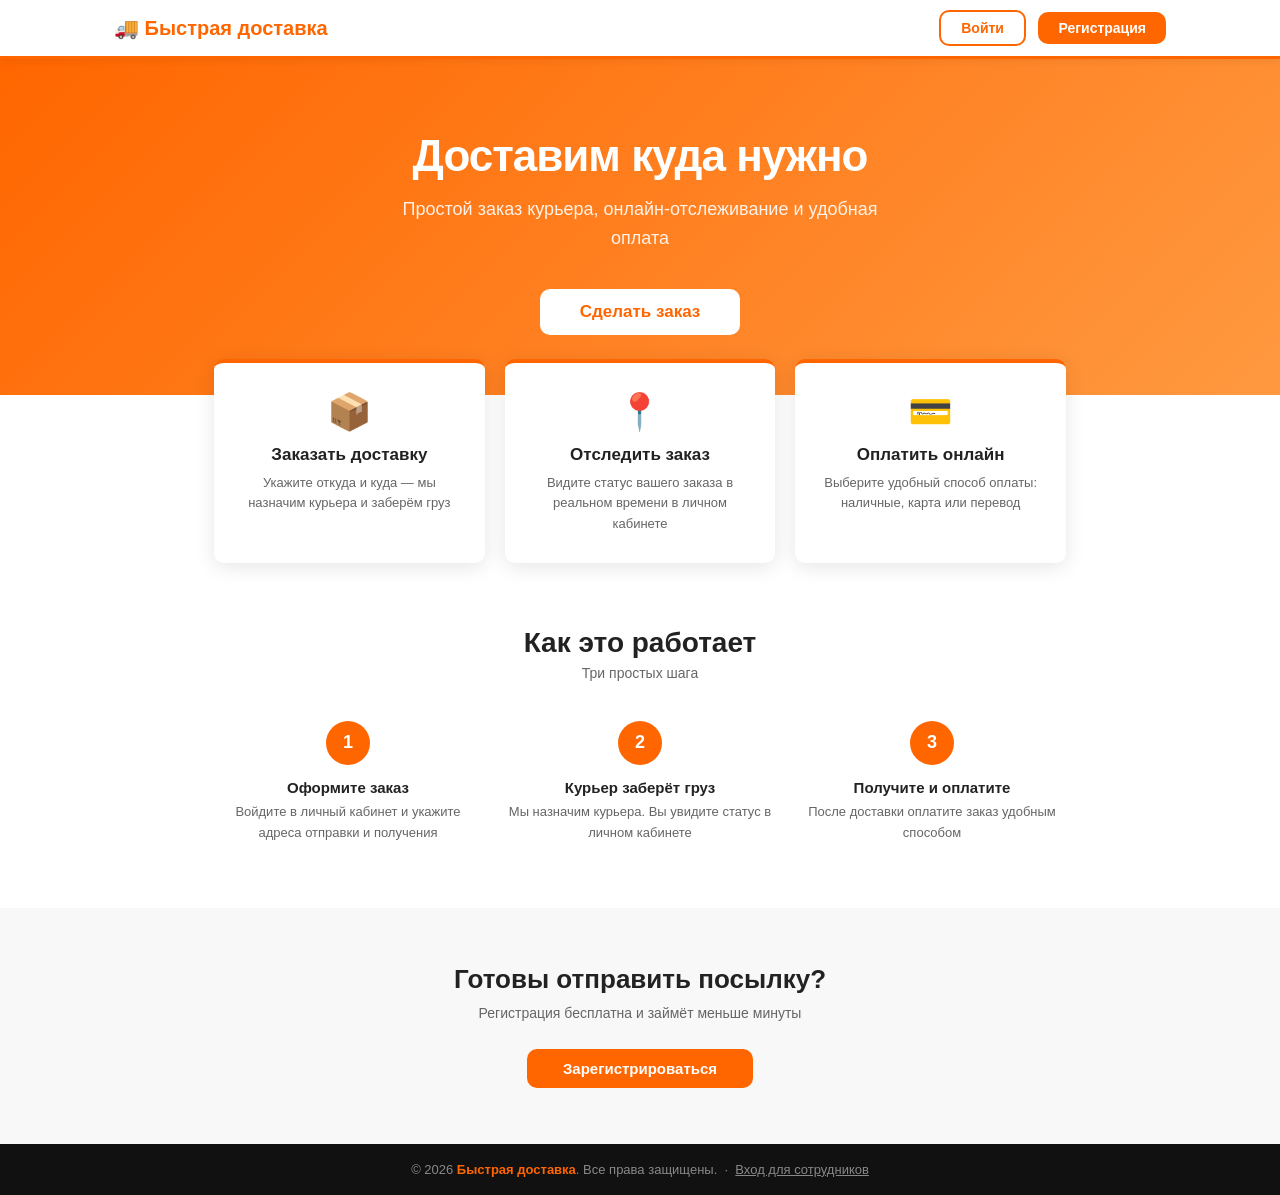
<file: Frontend/index.html>
<!DOCTYPE html>
<html lang="ru">
<head>
  <meta charset="UTF-8">
  <meta http-equiv="refresh" content="0; url=client/index.html">
  <title>Быстрая доставка</title>
</head>
<body>
  <script>window.location.replace('client/index.html');</script>
</body>
</html>
</file>
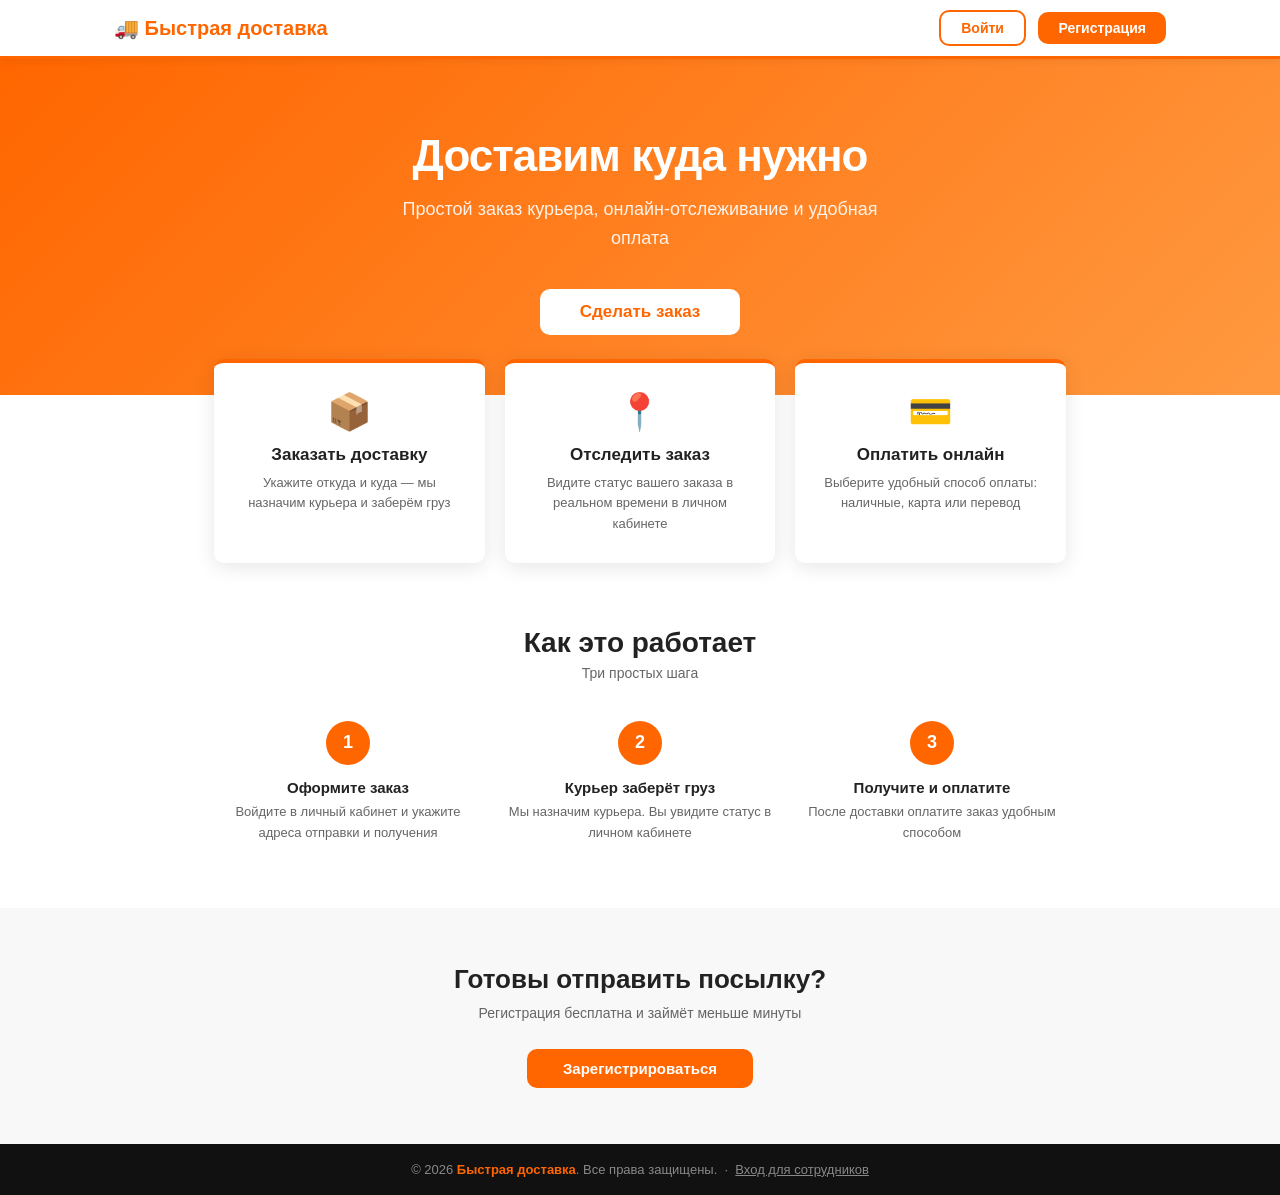
<file: Frontend/client/index.html>
<!DOCTYPE html>
<html lang="ru">
<head>
  <meta charset="UTF-8">
  <meta name="viewport" content="width=device-width, initial-scale=1.0">
  <title>Быстрая доставка — Курьерская служба</title>
  <style>
    :root { --orange:#FF6600; --orange-dark:#CC5200; --bg:#F8F8F8; --white:#fff; --text:#222; --muted:#666; --radius:10px; }
    * { box-sizing:border-box; margin:0; padding:0; }
    body { font-family:'Segoe UI',Arial,sans-serif; color:var(--text); background:var(--white); }

    /* HEADER */
    header { background:var(--white); border-bottom:3px solid var(--orange); position:sticky; top:0; z-index:100; box-shadow:0 2px 8px rgba(0,0,0,0.06); }
    .hdr { max-width:1100px; margin:0 auto; padding:0 24px; height:56px; display:flex; align-items:center; gap:16px; }
    .logo { font-size:20px; font-weight:800; color:var(--orange); text-decoration:none; flex:1; }
    .btn { display:inline-block; padding:8px 20px; border-radius:var(--radius); font-size:14px; font-weight:600; cursor:pointer; border:none; text-decoration:none; transition:background 0.15s; }
    .btn-primary { background:var(--orange); color:#fff; }
    .btn-primary:hover { background:var(--orange-dark); }
    .btn-outline { background:transparent; color:var(--orange); border:2px solid var(--orange); }
    .btn-outline:hover { background:#FFF3EE; }

    /* HERO */
    .hero { background:linear-gradient(135deg,#FF6600,#FF9940); color:#fff; text-align:center; padding:72px 24px 60px; }
    .hero h1 { font-size:44px; font-weight:800; letter-spacing:-1px; margin-bottom:14px; }
    .hero p { font-size:18px; opacity:.9; max-width:480px; margin:0 auto 36px; line-height:1.6; }
    .hero-btn { display:inline-block; background:#fff; color:var(--orange); font-size:17px; font-weight:700; padding:13px 40px; border-radius:var(--radius); text-decoration:none; transition:background .15s; }
    .hero-btn:hover { background:#f0f0f0; }

    /* FEATURES */
    .features { max-width:900px; margin:-36px auto 0; padding:0 24px; position:relative; z-index:2; }
    .feat-grid { display:grid; grid-template-columns:repeat(3,1fr); gap:20px; }
    .feat-card { background:var(--white); border-radius:var(--radius); box-shadow:0 4px 20px rgba(0,0,0,0.1); padding:28px 22px; text-align:center; border-top:4px solid var(--orange); }
    .feat-icon { font-size:36px; margin-bottom:12px; }
    .feat-card h3 { font-size:17px; font-weight:700; margin-bottom:8px; }
    .feat-card p { font-size:13px; color:var(--muted); line-height:1.6; }

    /* HOW */
    .section { max-width:900px; margin:0 auto; padding:64px 24px; }
    .sec-title { font-size:28px; font-weight:700; text-align:center; margin-bottom:6px; }
    .sec-sub { text-align:center; color:var(--muted); font-size:14px; margin-bottom:40px; }
    .steps { display:grid; grid-template-columns:repeat(3,1fr); gap:24px; }
    .step { text-align:center; }
    .step-num { display:inline-flex; align-items:center; justify-content:center; width:44px; height:44px; background:var(--orange); color:#fff; border-radius:50%; font-size:18px; font-weight:800; margin-bottom:14px; }
    .step h3 { font-size:15px; font-weight:700; margin-bottom:6px; }
    .step p { font-size:13px; color:var(--muted); line-height:1.6; }
    .step-arrow { display:flex; align-items:center; justify-content:center; padding-top:22px; font-size:24px; color:#ccc; }

    /* CTA */
    .cta { background:var(--bg); text-align:center; padding:56px 24px; }
    .cta h2 { font-size:26px; font-weight:700; margin-bottom:10px; }
    .cta p { color:var(--muted); font-size:14px; margin-bottom:28px; }

    /* FOOTER */
    footer { background:#111; color:#888; text-align:center; padding:18px; font-size:13px; }
    footer b { color:var(--orange); }

    @media(max-width:640px) {
      .feat-grid,.steps { grid-template-columns:1fr; }
      .hero h1 { font-size:30px; }
      .step-arrow { display:none; }
    }
  </style>
</head>
<body>

<header>
  <div class="hdr">
    <a href="index.html" class="logo">🚚 Быстрая доставка</a>
    <div id="nav-btns">
      <a href="login.html" class="btn btn-outline" style="margin-right:8px">Войти</a>
      <a href="register.html" class="btn btn-primary">Регистрация</a>
    </div>
  </div>
</header>

<div class="hero">
  <h1>Доставим куда нужно</h1>
  <p>Простой заказ курьера, онлайн-отслеживание и удобная оплата</p>
  <a href="#" class="hero-btn" id="main-cta">Сделать заказ</a>
</div>

<div class="features">
  <div class="feat-grid">
    <div class="feat-card">
      <div class="feat-icon">📦</div>
      <h3>Заказать доставку</h3>
      <p>Укажите откуда и куда — мы назначим курьера и заберём груз</p>
    </div>
    <div class="feat-card">
      <div class="feat-icon">📍</div>
      <h3>Отследить заказ</h3>
      <p>Видите статус вашего заказа в реальном времени в личном кабинете</p>
    </div>
    <div class="feat-card">
      <div class="feat-icon">💳</div>
      <h3>Оплатить онлайн</h3>
      <p>Выберите удобный способ оплаты: наличные, карта или перевод</p>
    </div>
  </div>
</div>

<div class="section">
  <div class="sec-title">Как это работает</div>
  <div class="sec-sub">Три простых шага</div>
  <div class="steps">
    <div class="step">
      <div class="step-num">1</div>
      <h3>Оформите заказ</h3>
      <p>Войдите в личный кабинет и укажите адреса отправки и получения</p>
    </div>
    <div class="step">
      <div class="step-num">2</div>
      <h3>Курьер заберёт груз</h3>
      <p>Мы назначим курьера. Вы увидите статус в личном кабинете</p>
    </div>
    <div class="step">
      <div class="step-num">3</div>
      <h3>Получите и оплатите</h3>
      <p>После доставки оплатите заказ удобным способом</p>
    </div>
  </div>
</div>

<div class="cta">
  <h2>Готовы отправить посылку?</h2>
  <p>Регистрация бесплатна и займёт меньше минуты</p>
  <a href="#" class="btn btn-primary" id="cta-bottom" style="font-size:15px;padding:11px 36px">Начать</a>
</div>

<footer>
  © 2026 <b>Быстрая доставка</b>. Все права защищены.
  &nbsp;·&nbsp;
  <a href="../login.html" style="color:#888;text-decoration:underline">Вход для сотрудников</a>
</footer>

<script>
  const logged = !!localStorage.getItem('client_token');

  if (logged) {
    document.getElementById('nav-btns').innerHTML =
      '<a href="dashboard.html" class="btn btn-primary">Мой кабинет</a>';
  }

  document.getElementById('main-cta').href  = logged ? 'dashboard.html' : 'login.html';
  document.getElementById('cta-bottom').href = logged ? 'dashboard.html' : 'register.html';
  document.getElementById('cta-bottom').textContent = logged ? 'Перейти в кабинет' : 'Зарегистрироваться';
</script>

</body>
</html>
</file>
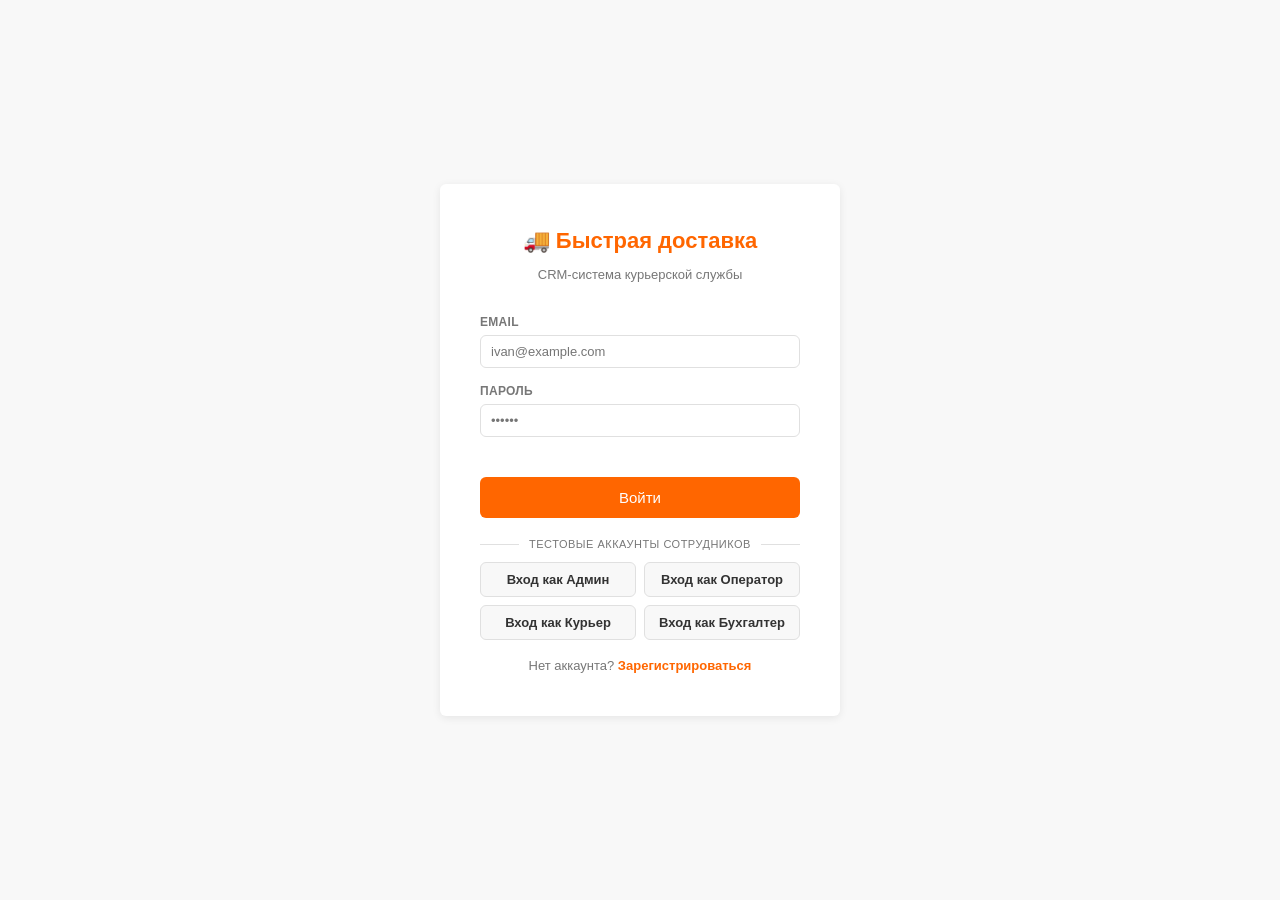
<file: Frontend/login.html>
<!DOCTYPE html>
<html lang="ru">
<head>
  <meta charset="UTF-8">
  <meta name="viewport" content="width=device-width, initial-scale=1.0">
  <title>Вход — Быстрая доставка</title>
  <link rel="stylesheet" href="css/style.css">
  <style>
    body { display: flex; align-items: center; justify-content: center; min-height: 100vh; background: var(--bg); }
    .auth-box { background: var(--white); border-radius: var(--radius); box-shadow: var(--shadow); padding: 40px; width: 100%; max-width: 400px; }
    .auth-logo { text-align: center; font-size: 22px; font-weight: 700; color: var(--orange); margin-bottom: 8px; }
    .auth-subtitle { text-align: center; color: var(--text-muted); font-size: 13px; margin-bottom: 28px; }
    .auth-box .form-group { margin-bottom: 14px; }
    .auth-box .form-group input { width: 100%; }
    .auth-btn { width: 100%; padding: 10px; font-size: 15px; margin-top: 6px; }
    .auth-link { text-align: center; margin-top: 16px; font-size: 13px; color: var(--text-muted); }
    .auth-link a { color: var(--orange); text-decoration: none; font-weight: 600; }
    .auth-link a:hover { text-decoration: underline; }
    .error-msg { color: #D32F2F; font-size: 13px; margin-top: 10px; text-align: center; min-height: 20px; }
    .test-divider { display: flex; align-items: center; gap: 10px; margin: 18px 0 10px; color: var(--text-muted); font-size: 11px; text-transform: uppercase; letter-spacing: 0.5px; }
    .test-divider::before, .test-divider::after { content: ''; flex: 1; height: 1px; background: var(--border); }
    .test-grid { display: grid; grid-template-columns: 1fr 1fr; gap: 8px; }
    .test-grid-4 { display: grid; grid-template-columns: 1fr 1fr; gap: 8px; }
    .test-btn { padding: 9px; font-size: 13px; font-weight: 600; border: 1px solid var(--border); background: var(--bg); color: var(--text); border-radius: var(--radius); cursor: pointer; transition: all 0.15s; }
    .test-btn:hover { background: #FFF3EE; border-color: var(--orange); color: var(--orange); }
  </style>
</head>
<body>

<div class="auth-box">
  <div class="auth-logo">🚚 Быстрая доставка</div>
  <div class="auth-subtitle">CRM-система курьерской службы</div>

  <div class="form-group">
    <label>Email</label>
    <input type="email" id="email" placeholder="ivan@example.com" autocomplete="email">
  </div>
  <div class="form-group">
    <label>Пароль</label>
    <input type="password" id="password" placeholder="••••••" autocomplete="current-password">
  </div>

  <div class="error-msg" id="error-msg"></div>

  <button class="btn btn-primary auth-btn" onclick="login()" id="btn-login">Войти</button>

  <div class="test-divider">Тестовые аккаунты сотрудников</div>
  <div class="test-grid-4">
    <button class="test-btn" onclick="quickLogin('test.admin@delivery.local',      'Test1234')">Вход как Админ</button>
    <button class="test-btn" onclick="quickLogin('test.operator@delivery.local',   'Test1234')">Вход как Оператор</button>
    <button class="test-btn" onclick="quickLogin('test.courier@delivery.local',    'Test1234')">Вход как Курьер</button>
    <button class="test-btn" onclick="quickLogin('test.accountant@delivery.local', 'Test1234')">Вход как Бухгалтер</button>
  </div>

  <div class="auth-link">
    Нет аккаунта? <a href="register.html">Зарегистрироваться</a>
  </div>
</div>

<script>
// Если в storage остался неподходящий токен (клиент или устаревшая роль) — чистим.
const STAFF_ROLES_OK = ['Admin', 'Operator', 'Courier', 'Accountant'];
const storedRole = localStorage.getItem('role');
if (storedRole && !STAFF_ROLES_OK.includes(storedRole)) {
  localStorage.removeItem('token');
  localStorage.removeItem('userId');
  localStorage.removeItem('firstName');
  localStorage.removeItem('lastName');
  localStorage.removeItem('role');
}
if (localStorage.getItem('token')) {
  window.location.href = 'dashboard.html';
}

document.addEventListener('keydown', e => {
  if (e.key === 'Enter') login();
});

async function login() {
  const email    = document.getElementById('email').value.trim();
  const password = document.getElementById('password').value;
  const errEl    = document.getElementById('error-msg');
  const btn      = document.getElementById('btn-login');

  errEl.textContent = '';

  if (!email || !password) {
    errEl.textContent = 'Введите email и пароль';
    return;
  }

  btn.disabled = true;
  btn.textContent = 'Вход...';

  try {
    const r = await fetch('http://localhost:5206/api/auth/login', {
      method: 'POST',
      headers: { 'Content-Type': 'application/json' },
      body: JSON.stringify({ email, password }),
    });

    if (!r.ok) {
      const msg = await r.text();
      errEl.textContent = msg || 'Неверный email или пароль';
      return;
    }

    const data = await r.json();

    if (data.role === 'Client') {
      errEl.textContent = 'Это клиентский аккаунт. Используйте клиентский сайт.';
      return;
    }

    localStorage.setItem('token',     data.token);
    localStorage.setItem('userId',    data.id);
    localStorage.setItem('firstName', data.firstName);
    localStorage.setItem('lastName',  data.lastName);
    localStorage.setItem('email',     data.email);
    localStorage.setItem('role',      data.role);

    window.location.href = 'dashboard.html';
  } catch (e) {
    errEl.textContent = 'Не удалось подключиться к серверу';
  } finally {
    btn.disabled = false;
    btn.textContent = 'Войти';
  }
}

async function quickLogin(email, password) {
  const errEl = document.getElementById('error-msg');
  errEl.textContent = '';
  try {
    const r = await fetch('http://localhost:5206/api/auth/login', {
      method: 'POST',
      headers: { 'Content-Type': 'application/json' },
      body: JSON.stringify({ email, password }),
    });
    if (!r.ok) {
      errEl.textContent = 'Тестовый аккаунт не найден. Перезапустите бэкенд.';
      return;
    }
    const data = await r.json();
    localStorage.setItem('token',     data.token);
    localStorage.setItem('userId',    data.id);
    localStorage.setItem('firstName', data.firstName);
    localStorage.setItem('lastName',  data.lastName);
    localStorage.setItem('email',     data.email);
    localStorage.setItem('role',      data.role);
    window.location.href = 'dashboard.html';
  } catch {
    errEl.textContent = 'Не удалось подключиться к серверу';
  }
}
</script>

</body>
</html>
</file>
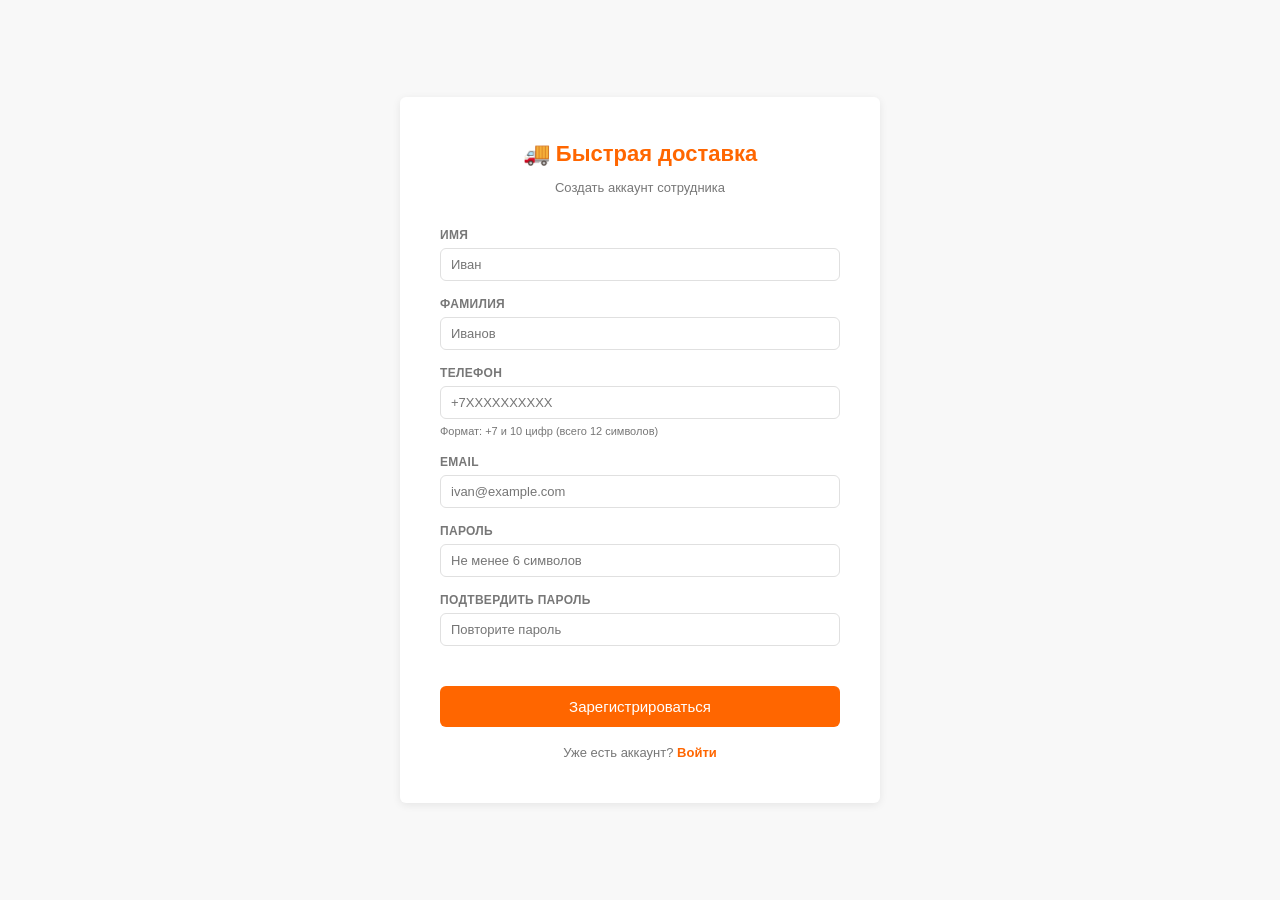
<file: Frontend/register.html>
<!DOCTYPE html>
<html lang="ru">
<head>
  <meta charset="UTF-8">
  <meta name="viewport" content="width=device-width, initial-scale=1.0">
  <title>Регистрация — Быстрая доставка</title>
  <link rel="stylesheet" href="css/style.css">
  <style>
    body { display: flex; align-items: center; justify-content: center; min-height: 100vh; background: var(--bg); padding: 24px; }
    .auth-box { background: var(--white); border-radius: var(--radius); box-shadow: var(--shadow); padding: 40px; width: 100%; max-width: 480px; }
    .auth-logo { text-align: center; font-size: 22px; font-weight: 700; color: var(--orange); margin-bottom: 8px; }
    .auth-subtitle { text-align: center; color: var(--text-muted); font-size: 13px; margin-bottom: 28px; }
    .auth-box .form-group { margin-bottom: 14px; }
    .auth-box .form-group input { width: 100%; }
    .auth-btn { width: 100%; padding: 10px; font-size: 15px; margin-top: 6px; }
    .auth-link { text-align: center; margin-top: 16px; font-size: 13px; color: var(--text-muted); }
    .auth-link a { color: var(--orange); text-decoration: none; font-weight: 600; }
    .auth-link a:hover { text-decoration: underline; }
    .error-msg { color: #D32F2F; font-size: 13px; margin-top: 10px; text-align: center; min-height: 20px; }
  </style>
</head>
<body>

<div class="auth-box">
  <div class="auth-logo">🚚 Быстрая доставка</div>
  <div class="auth-subtitle">Создать аккаунт сотрудника</div>

  <div class="form-group">
    <label>Имя</label>
    <input type="text" id="firstName" placeholder="Иван" autocomplete="given-name">
  </div>
  <div class="form-group">
    <label>Фамилия</label>
    <input type="text" id="lastName" placeholder="Иванов" autocomplete="family-name">
  </div>
  <div class="form-group">
    <label>Телефон</label>
    <input type="tel" id="phone" placeholder="+7XXXXXXXXXX" maxlength="12" pattern="^\+7\d{10}$" autocomplete="tel">
    <small style="color:var(--text-muted);font-size:11px">Формат: +7 и 10 цифр (всего 12 символов)</small>
  </div>
  <div class="form-group">
    <label>Email</label>
    <input type="email" id="email" placeholder="ivan@example.com" autocomplete="email">
  </div>
  <div class="form-group">
    <label>Пароль</label>
    <input type="password" id="password" placeholder="Не менее 6 символов" autocomplete="new-password">
  </div>
  <div class="form-group">
    <label>Подтвердить пароль</label>
    <input type="password" id="confirmPassword" placeholder="Повторите пароль" autocomplete="new-password">
  </div>

  <div class="error-msg" id="error-msg"></div>

  <button class="btn btn-primary auth-btn" onclick="register()" id="btn-reg">Зарегистрироваться</button>

  <div class="auth-link">
    Уже есть аккаунт? <a href="login.html">Войти</a>
  </div>
</div>

<script>
if (localStorage.getItem('role') === 'Client') {
  localStorage.removeItem('token');
  localStorage.removeItem('userId');
  localStorage.removeItem('firstName');
  localStorage.removeItem('lastName');
  localStorage.removeItem('role');
}
if (localStorage.getItem('token')) {
  window.location.href = 'dashboard.html';
}

async function register() {
  const firstName     = document.getElementById('firstName').value.trim();
  const lastName      = document.getElementById('lastName').value.trim();
  const phone         = document.getElementById('phone').value.trim();
  const email         = document.getElementById('email').value.trim();
  const password      = document.getElementById('password').value;
  const confirmPassword = document.getElementById('confirmPassword').value;
  const errEl         = document.getElementById('error-msg');
  const btn           = document.getElementById('btn-reg');

  errEl.textContent = '';

  if (!firstName || !lastName || !phone || !email || !password || !confirmPassword) {
    errEl.textContent = 'Заполните все поля';
    return;
  }

  if (password !== confirmPassword) {
    errEl.textContent = 'Пароли не совпадают';
    return;
  }

  if (password.length < 6) {
    errEl.textContent = 'Пароль должен содержать не менее 6 символов';
    return;
  }

  if (!/^\+7\d{10}$/.test(phone)) {
    errEl.textContent = 'Телефон должен быть в формате +7XXXXXXXXXX (12 символов)';
    return;
  }

  btn.disabled = true;
  btn.textContent = 'Регистрация...';

  try {
    const r = await fetch('http://localhost:5206/api/auth/register', {
      method: 'POST',
      headers: { 'Content-Type': 'application/json' },
      body: JSON.stringify({ firstName, lastName, phone, email, password, confirmPassword }),
    });

    if (!r.ok) {
      const msg = await r.text();
      errEl.textContent = msg || 'Ошибка регистрации';
      return;
    }

    const data = await r.json();
    localStorage.setItem('token',     data.token);
    localStorage.setItem('userId',    data.id);
    localStorage.setItem('firstName', data.firstName);
    localStorage.setItem('lastName',  data.lastName);
    localStorage.setItem('role',      data.role);

    window.location.href = 'dashboard.html';
  } catch (e) {
    errEl.textContent = 'Не удалось подключиться к серверу';
  } finally {
    btn.disabled = false;
    btn.textContent = 'Зарегистрироваться';
  }
}
</script>

</body>
</html>
</file>
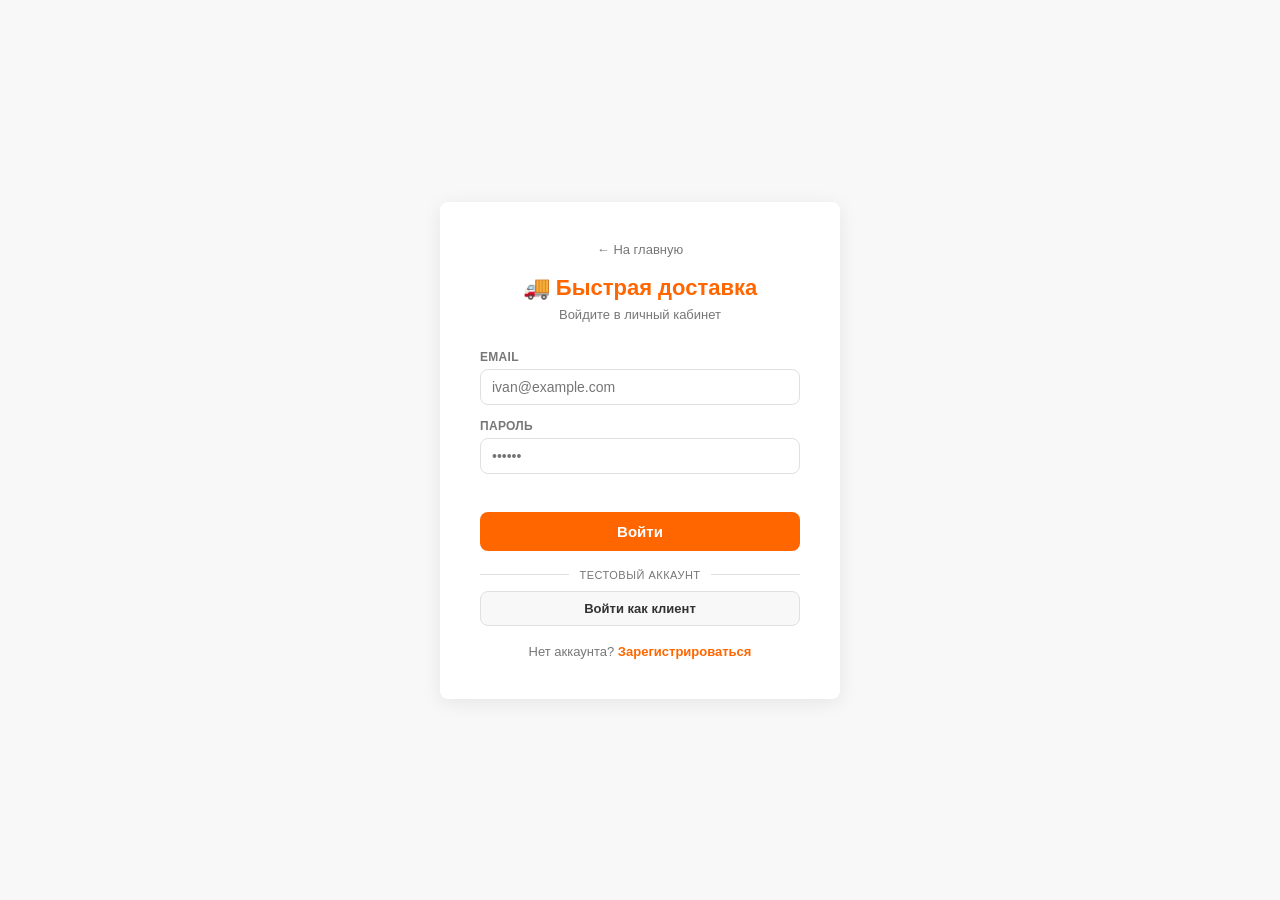
<file: Frontend/client/dashboard.html>
<!DOCTYPE html>
<html lang="ru">
<head>
  <meta charset="UTF-8">
  <meta name="viewport" content="width=device-width, initial-scale=1.0">
  <title>Личный кабинет — Быстрая доставка</title>
  <style>
    :root {
      --orange:#FF6600; --orange-dark:#CC5200; --orange-light:#FFF3EE;
      --bg:#F8F8F8; --white:#fff; --border:#E0E0E0; --muted:#777;
      --text:#333; --radius:8px; --shadow:0 2px 10px rgba(0,0,0,0.07);
    }
    * { box-sizing:border-box; margin:0; padding:0; }
    body { font-family:'Segoe UI',Arial,sans-serif; background:var(--bg); color:var(--text); font-size:14px; }

    header { background:var(--white); border-bottom:3px solid var(--orange); position:sticky; top:0; z-index:100; box-shadow:var(--shadow); }
    .hdr { max-width:960px; margin:0 auto; padding:0 24px; height:56px; display:flex; align-items:center; gap:16px; }
    .logo { font-size:18px; font-weight:800; color:var(--orange); text-decoration:none; flex:1; }
    .user-name { font-size:13px; color:var(--muted); }

    .btn { display:inline-block; padding:7px 16px; border-radius:var(--radius); font-size:13px; font-weight:600; cursor:pointer; border:none; text-decoration:none; transition:background 0.15s; }
    .btn-primary { background:var(--orange); color:#fff; }
    .btn-primary:hover { background:var(--orange-dark); }
    .btn-outline { background:transparent; color:var(--orange); border:2px solid var(--orange); }
    .btn-outline:hover { background:var(--orange-light); }
    .btn-ghost { background:#eee; color:var(--text); }
    .btn-ghost:hover { background:#ddd; }
    .btn-sm { padding:4px 12px; font-size:12px; }
    .btn:disabled { opacity:0.55; cursor:not-allowed; }

    main { max-width:960px; margin:0 auto; padding:28px 24px; }
    .page-title { font-size:22px; font-weight:700; margin-bottom:20px; }

    .card { background:var(--white); border-radius:var(--radius); box-shadow:var(--shadow); padding:22px; margin-bottom:20px; }
    .card-title { font-size:16px; font-weight:700; margin-bottom:16px; }

    .form-grid { display:grid; grid-template-columns:1fr 1fr; gap:12px; margin-bottom:14px; }
    .form-group { display:flex; flex-direction:column; gap:4px; }
    .form-group.full { grid-column:1/-1; }
    label { font-size:11px; font-weight:700; color:var(--muted); text-transform:uppercase; letter-spacing:0.3px; }
    input, textarea, select { padding:8px 10px; border:1px solid var(--border); border-radius:var(--radius); font-size:13px; outline:none; transition:border-color 0.15s; font-family:inherit; width:100%; }
    input:focus, textarea:focus, select:focus { border-color:var(--orange); box-shadow:0 0 0 2px rgba(255,102,0,0.1); }
    textarea { resize:vertical; min-height:60px; }

    .table-wrap { overflow-x:auto; }
    table { width:100%; border-collapse:collapse; font-size:13px; }
    thead th { background:#F5F5F5; padding:9px 12px; text-align:left; font-size:11px; font-weight:700; text-transform:uppercase; letter-spacing:0.4px; color:var(--muted); border-bottom:2px solid var(--border); white-space:nowrap; }
    tbody tr { border-bottom:1px solid var(--border); transition:background 0.1s; }
    tbody tr:hover { background:#FFFAF7; }
    tbody td { padding:10px 12px; vertical-align:middle; }

    .badge { display:inline-block; padding:3px 10px; border-radius:20px; font-size:11px; font-weight:700; white-space:nowrap; }
    .badge-pending   { background:#F5F5F5; color:#757575; }
    .badge-assigned  { background:#E3F2FD; color:#1565C0; }
    .badge-inprogress{ background:#FFF3E0; color:#E65100; }
    .badge-delivered { background:#E8F5E9; color:#2E7D32; }
    .badge-cancelled { background:#FFEBEE; color:#C62828; }
    .badge-paid      { background:#E8F5E9; color:#2E7D32; }

    .detail-row td { padding:0 12px 10px; }
    .detail-panel { display:none; background:var(--bg); border-radius:var(--radius); padding:16px; border-left:4px solid var(--orange); }
    .detail-panel.open { display:block; }
    .detail-grid { display:grid; grid-template-columns:repeat(auto-fit,minmax(160px,1fr)); gap:12px; margin-bottom:14px; }
    .detail-label { font-size:11px; text-transform:uppercase; letter-spacing:0.3px; color:var(--muted); font-weight:700; margin-bottom:3px; }
    .detail-value { font-size:13px; font-weight:500; }

    .pay-block { display:flex; gap:10px; align-items:center; flex-wrap:wrap; border-top:1px solid var(--border); padding-top:12px; margin-top:4px; }
    .pay-block select { max-width:180px; }
    .pay-label { font-size:13px; font-weight:600; color:var(--text); }

    .notif { position:fixed; top:0; left:0; right:0; padding:12px; text-align:center; font-size:14px; font-weight:600; z-index:200; transform:translateY(-100%); transition:transform 0.25s; }
    .notif.show { transform:translateY(0); }
    .notif.ok  { background:#388E3C; color:#fff; }
    .notif.err { background:#D32F2F; color:#fff; }

    .empty { text-align:center; padding:36px; color:var(--muted); }

    @media(max-width:600px) {
      .form-grid { grid-template-columns:1fr; }
    }
  </style>
</head>
<body>

<div class="notif" id="notif"></div>

<header>
  <div class="hdr">
    <a href="index.html" class="logo">🚚 Быстрая доставка</a>
    <span class="user-name" id="hdr-name"></span>
    <button class="btn btn-outline btn-sm" onclick="clientLogout()">Выйти</button>
  </div>
</header>

<main>
  <div class="page-title">Личный кабинет</div>

  <!-- Новый заказ -->
  <div class="card">
    <div class="card-title">📦 Новый заказ</div>
    <div class="form-grid">
      <div class="form-group">
        <label>Адрес отправки</label>
        <input type="text" id="f-pickup" placeholder="ул. Ленина, 1, кв. 5">
      </div>
      <div class="form-group">
        <label>Адрес доставки</label>
        <input type="text" id="f-delivery" placeholder="ул. Мира, 10, оф. 3">
      </div>
      <div class="form-group full">
        <label>Описание груза (необязательно)</label>
        <textarea id="f-desc" placeholder="Хрупкий груз, документы..."></textarea>
      </div>
    </div>
    <button class="btn btn-primary" onclick="createOrder()" id="btn-order">Оформить заказ</button>
  </div>

  <!-- Мои заказы -->
  <div class="card">
    <div class="card-title">📋 Мои заказы</div>
    <div class="table-wrap">
      <table>
        <thead>
          <tr>
            <th>#</th>
            <th>Куда</th>
            <th>Статус</th>
            <th>Дата</th>
            <th></th>
          </tr>
        </thead>
        <tbody id="orders-tbody">
          <tr><td colspan="5" class="empty">Загрузка...</td></tr>
        </tbody>
      </table>
    </div>
  </div>
</main>

<script src="js/client-auth.js"></script>
<script>
requireClientAuth();

const name = localStorage.getItem('client_firstName') || '';
document.getElementById('hdr-name').textContent = name ? `Привет, ${name}!` : '';

const API = 'http://localhost:5206/api/clientportal';

const ORDER_STATUS = {
  0: { label: 'Принят, ожидаем курьера', cls: 'pending' },
  1: { label: 'Курьер назначен',          cls: 'assigned' },
  2: { label: 'Курьер в пути',            cls: 'inprogress' },
  3: { label: 'Доставлен',               cls: 'delivered' },
  4: { label: 'Отменён',                 cls: 'cancelled' },
};

const PAYMENT_STATUS = {
  0: { label: 'Ожидает оплаты', cls: 'pending' },
  1: { label: 'Оплачен',        cls: 'paid' },
  2: { label: 'Отменён',        cls: 'cancelled' },
};

function notify(msg, type = 'ok') {
  const el = document.getElementById('notif');
  el.textContent = msg;
  el.className = `notif ${type} show`;
  setTimeout(() => el.classList.remove('show'), 3000);
}

function toggleDetail(id) {
  const panel = document.getElementById(`detail-${id}`);
  if (panel) panel.classList.toggle('open');
}

async function payOrder(id, btnEl) {
  const sel = document.getElementById(`pay-method-${id}`);
  const method = parseInt(sel.value, 10);

  btnEl.disabled = true; btnEl.textContent = 'Оплата...';
  try {
    const r = await fetch(`${API}/orders/${id}/pay`, {
      method: 'POST',
      headers: { 'Content-Type': 'application/json' },
      body: JSON.stringify(method),
    });
    if (!r.ok) {
      const msg = await r.text();
      notify(msg || 'Ошибка оплаты', 'err');
      return;
    }
    notify('Оплата принята!');
    loadOrders();
  } catch {
    notify('Не удалось подключиться к серверу', 'err');
  } finally {
    btnEl.disabled = false; btnEl.textContent = 'Оплатить';
  }
}

async function loadOrders() {
  try {
    const r = await fetch(`${API}/orders`);
    if (!r.ok) throw new Error(r.status);
    const orders = await r.json();
    const tbody = document.getElementById('orders-tbody');

    if (!orders.length) {
      tbody.innerHTML = '<tr><td colspan="5" class="empty">У вас ещё нет заказов. Оформите первый!</td></tr>';
      return;
    }

    tbody.innerHTML = orders.map(o => {
      const st   = ORDER_STATUS[o.status] ?? { label: '—', cls: 'pending' };
      const date = new Date(o.createdAt).toLocaleDateString('ru-RU');

      const canPay = o.status === 3 && o.payment && o.payment.status === 0;
      const pSt    = o.payment ? (PAYMENT_STATUS[o.payment.status] ?? { label: '—', cls: 'pending' }) : null;

      const detailHtml = `
        <div class="detail-panel" id="detail-${o.id}">
          <div class="detail-grid">
            <div>
              <div class="detail-label">Куда</div>
              <div class="detail-value">${o.deliveryAddress}</div>
            </div>
            <div>
              <div class="detail-label">Откуда</div>
              <div class="detail-value">${o.pickupAddress}</div>
            </div>
            ${o.description ? `<div><div class="detail-label">Описание</div><div class="detail-value">${o.description}</div></div>` : ''}
            <div>
              <div class="detail-label">Статус заказа</div>
              <div class="detail-value"><span class="badge badge-${st.cls}">${st.label}</span></div>
            </div>
            ${pSt ? `<div><div class="detail-label">Оплата</div><div class="detail-value"><span class="badge badge-${pSt.cls}">${pSt.label}</span></div></div>` : ''}
          </div>
          ${canPay ? `
          <div class="pay-block">
            <span class="pay-label">Оплатить:</span>
            <select id="pay-method-${o.id}">
              <option value="0">Наличные</option>
              <option value="1">Карта</option>
              <option value="2">Перевод</option>
            </select>
            <button class="btn btn-primary btn-sm" onclick="payOrder(${o.id}, this)">Оплатить</button>
          </div>` : ''}
        </div>`;

      return `
        <tr>
          <td>${o.id}</td>
          <td>${o.deliveryAddress}</td>
          <td><span class="badge badge-${st.cls}">${st.label}</span></td>
          <td>${date}</td>
          <td><button class="btn btn-ghost btn-sm" onclick="toggleDetail(${o.id})">Подробнее</button></td>
        </tr>
        <tr class="detail-row"><td colspan="5">${detailHtml}</td></tr>`;
    }).join('');
  } catch {
    document.getElementById('orders-tbody').innerHTML =
      '<tr><td colspan="5" class="empty" style="color:#D32F2F">Ошибка загрузки заказов.</td></tr>';
  }
}

async function createOrder() {
  const pickupAddress   = document.getElementById('f-pickup').value.trim();
  const deliveryAddress = document.getElementById('f-delivery').value.trim();
  const description     = document.getElementById('f-desc').value.trim() || null;
  const btn             = document.getElementById('btn-order');

  if (!pickupAddress || !deliveryAddress) {
    notify('Укажите адреса отправки и доставки', 'err'); return;
  }

  btn.disabled = true; btn.textContent = 'Оформление...';
  try {
    const r = await fetch(`${API}/orders`, {
      method: 'POST',
      headers: { 'Content-Type': 'application/json' },
      body: JSON.stringify({ pickupAddress, deliveryAddress, description }),
    });
    if (!r.ok) {
      const msg = await r.text();
      notify(msg || 'Ошибка создания заказа', 'err'); return;
    }
    document.getElementById('f-pickup').value   = '';
    document.getElementById('f-delivery').value = '';
    document.getElementById('f-desc').value     = '';
    notify('Заказ оформлен! Ожидайте назначения курьера.');
    loadOrders();
  } catch {
    notify('Не удалось подключиться к серверу', 'err');
  } finally {
    btn.disabled = false; btn.textContent = 'Оформить заказ';
  }
}

loadOrders();
</script>

</body>
</html>
</file>
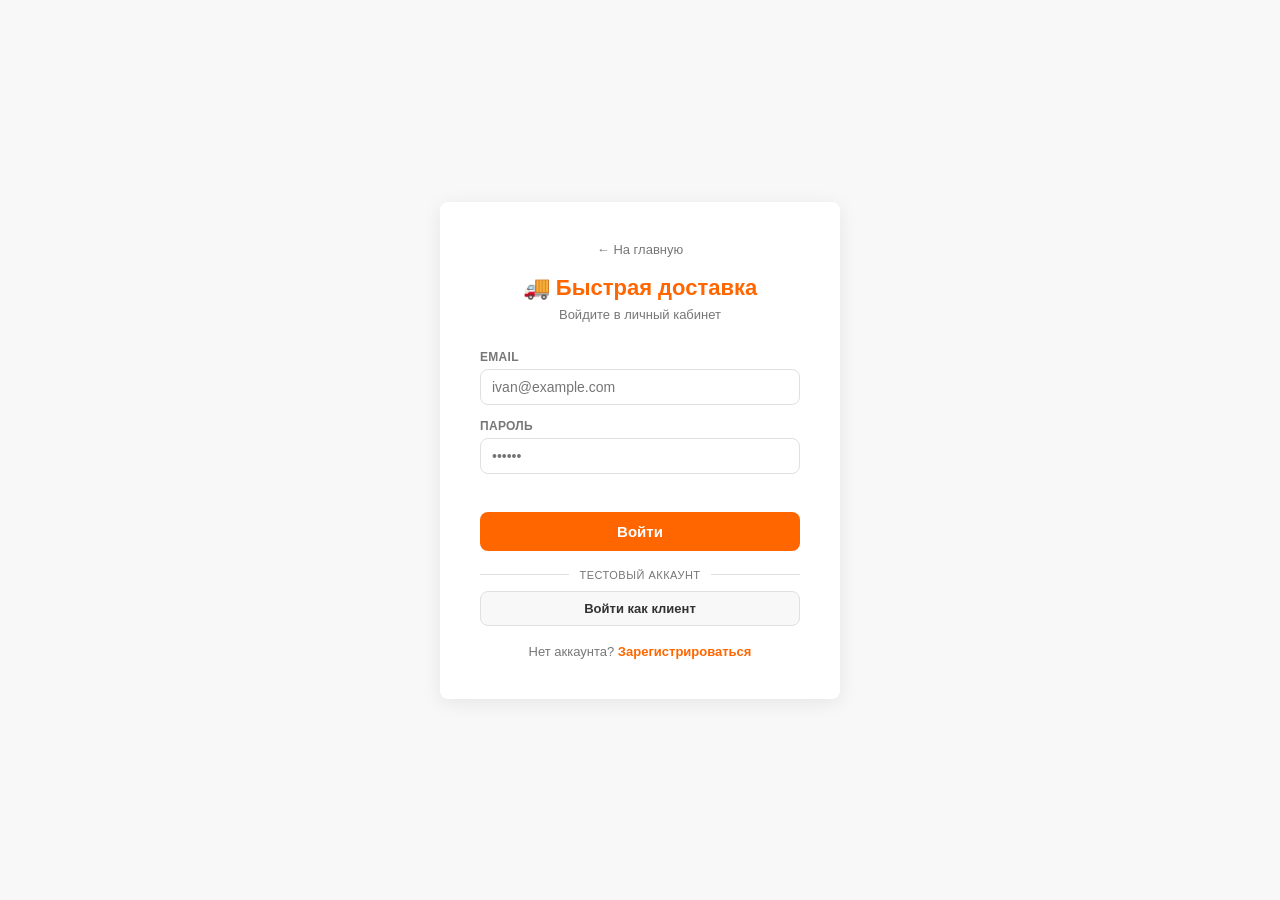
<file: Frontend/client/login.html>
<!DOCTYPE html>
<html lang="ru">
<head>
  <meta charset="UTF-8">
  <meta name="viewport" content="width=device-width, initial-scale=1.0">
  <title>Вход — Быстрая доставка</title>
  <style>
    :root { --orange:#FF6600; --orange-dark:#CC5200; --bg:#F8F8F8; --white:#fff; --border:#E0E0E0; --muted:#777; --radius:8px; }
    * { box-sizing:border-box; margin:0; padding:0; }
    body { font-family:'Segoe UI',Arial,sans-serif; background:var(--bg); display:flex; align-items:center; justify-content:center; min-height:100vh; padding:20px; }
    .box { background:var(--white); border-radius:var(--radius); box-shadow:0 4px 20px rgba(0,0,0,0.08); padding:40px; width:100%; max-width:400px; }
    .logo { text-align:center; font-size:22px; font-weight:800; color:var(--orange); margin-bottom:6px; }
    .subtitle { text-align:center; color:var(--muted); font-size:13px; margin-bottom:28px; }
    .form-group { margin-bottom:14px; }
    label { display:block; font-size:12px; font-weight:600; color:var(--muted); text-transform:uppercase; letter-spacing:0.3px; margin-bottom:5px; }
    input { width:100%; padding:9px 11px; border:1px solid var(--border); border-radius:var(--radius); font-size:14px; outline:none; transition:border-color 0.15s; }
    input:focus { border-color:var(--orange); box-shadow:0 0 0 2px rgba(255,102,0,0.12); }
    .btn { width:100%; padding:11px; background:var(--orange); color:#fff; border:none; border-radius:var(--radius); font-size:15px; font-weight:700; cursor:pointer; margin-top:6px; transition:background 0.15s; }
    .btn:hover { background:var(--orange-dark); }
    .btn:disabled { opacity:0.6; cursor:not-allowed; }
    .err { color:#D32F2F; font-size:13px; text-align:center; margin-top:10px; min-height:18px; }
    .links { text-align:center; margin-top:18px; font-size:13px; color:var(--muted); }
    .links a { color:var(--orange); text-decoration:none; font-weight:600; }
    .links a:hover { text-decoration:underline; }
    .back { display:block; text-align:center; margin-bottom:18px; font-size:13px; color:var(--muted); text-decoration:none; }
    .back:hover { color:var(--orange); }
    .test-divider { display:flex; align-items:center; gap:10px; margin:18px 0 10px; color:var(--muted); font-size:11px; text-transform:uppercase; letter-spacing:0.5px; }
    .test-divider::before, .test-divider::after { content:''; flex:1; height:1px; background:var(--border); }
    .test-btn { width:100%; padding:9px; font-size:13px; font-weight:600; border:1px solid var(--border); background:var(--bg); color:#333; border-radius:var(--radius); cursor:pointer; transition:all 0.15s; }
    .test-btn:hover { background:#FFF3EE; border-color:var(--orange); color:var(--orange); }
  </style>
</head>
<body>

<div class="box">
  <a href="index.html" class="back">← На главную</a>
  <div class="logo">🚚 Быстрая доставка</div>
  <div class="subtitle">Войдите в личный кабинет</div>

  <div class="form-group">
    <label>Email</label>
    <input type="email" id="email" placeholder="ivan@example.com" autocomplete="email">
  </div>
  <div class="form-group">
    <label>Пароль</label>
    <input type="password" id="password" placeholder="••••••" autocomplete="current-password">
  </div>

  <div class="err" id="err"></div>
  <button class="btn" id="btn" onclick="login()">Войти</button>

  <div class="test-divider">Тестовый аккаунт</div>
  <button class="test-btn" onclick="quickLogin('test.client@delivery.local', 'Test1234')">Войти как клиент</button>

  <div class="links">
    Нет аккаунта? <a href="register.html">Зарегистрироваться</a>
  </div>
</div>

<script>
if (localStorage.getItem('client_token')) window.location.href = 'dashboard.html';

document.addEventListener('keydown', e => { if (e.key === 'Enter') login(); });

async function login() {
  const email    = document.getElementById('email').value.trim();
  const password = document.getElementById('password').value;
  const errEl    = document.getElementById('err');
  const btn      = document.getElementById('btn');

  errEl.textContent = '';
  if (!email || !password) { errEl.textContent = 'Введите email и пароль'; return; }

  btn.disabled = true; btn.textContent = 'Вход...';

  try {
    const r = await fetch('http://localhost:5206/api/auth/login', {
      method: 'POST',
      headers: { 'Content-Type': 'application/json' },
      body: JSON.stringify({ email, password }),
    });

    const text = await r.text();
    if (!r.ok) { errEl.textContent = text || 'Неверный email или пароль'; return; }

    const data = JSON.parse(text);

    if (data.role !== 'Client') {
      errEl.textContent = 'Этот аккаунт не является клиентским. Используйте CRM-систему.';
      return;
    }

    localStorage.setItem('client_token',     data.token);
    localStorage.setItem('client_firstName', data.firstName);
    localStorage.setItem('client_lastName',  data.lastName);
    localStorage.setItem('client_role',      data.role);

    window.location.href = 'dashboard.html';
  } catch (e) {
    errEl.textContent = 'Не удалось подключиться к серверу';
  } finally {
    btn.disabled = false; btn.textContent = 'Войти';
  }
}

async function quickLogin(email, password) {
  const errEl = document.getElementById('err');
  errEl.textContent = '';
  try {
    const r = await fetch('http://localhost:5206/api/auth/login', {
      method: 'POST',
      headers: { 'Content-Type': 'application/json' },
      body: JSON.stringify({ email, password }),
    });
    if (!r.ok) {
      errEl.textContent = 'Тестовый аккаунт не найден. Перезапустите бэкенд.';
      return;
    }
    const data = await r.json();
    localStorage.setItem('client_token',     data.token);
    localStorage.setItem('client_firstName', data.firstName);
    localStorage.setItem('client_lastName',  data.lastName);
    localStorage.setItem('client_role',      data.role);
    window.location.href = 'dashboard.html';
  } catch {
    errEl.textContent = 'Не удалось подключиться к серверу';
  }
}
</script>

</body>
</html>
</file>
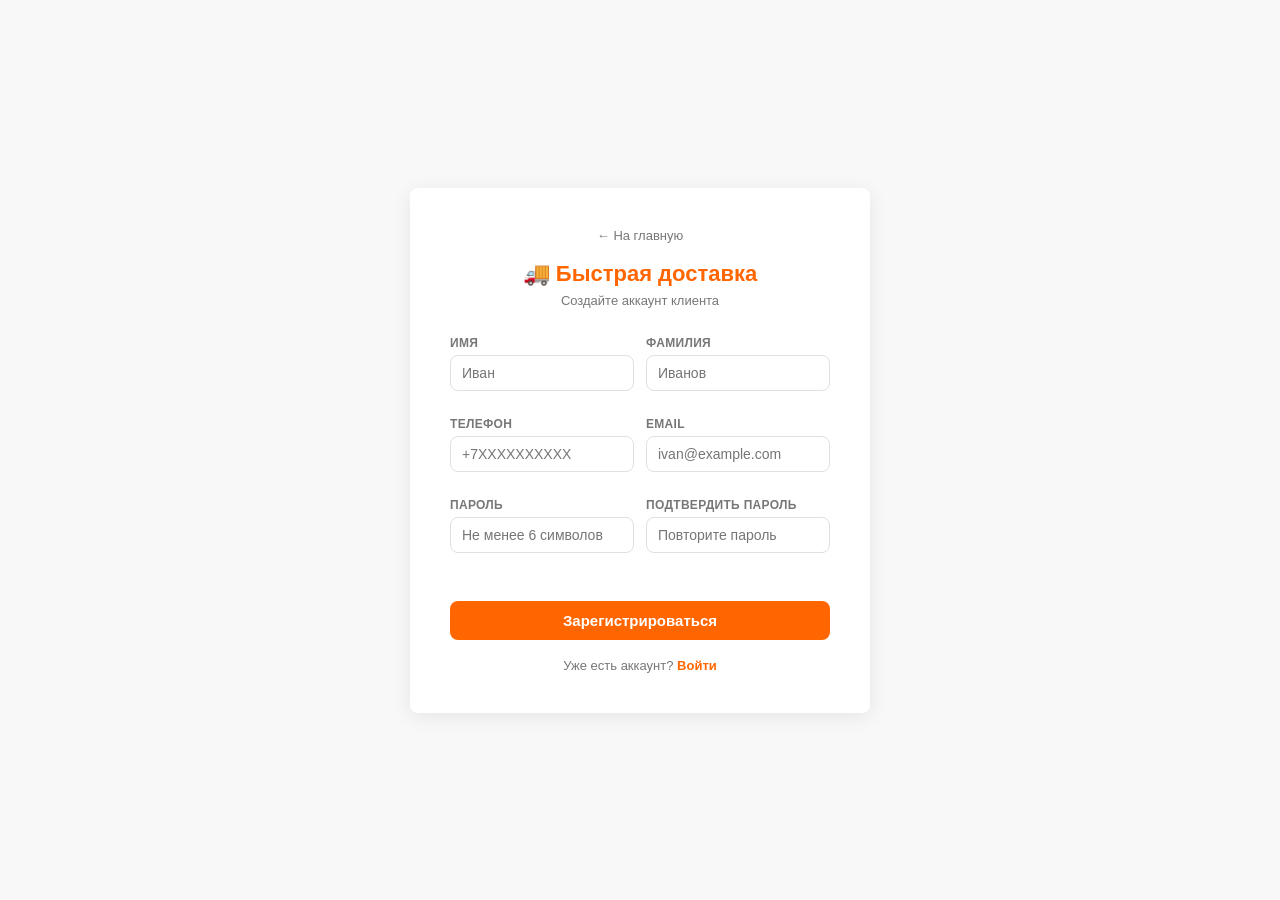
<file: Frontend/client/register.html>
<!DOCTYPE html>
<html lang="ru">
<head>
  <meta charset="UTF-8">
  <meta name="viewport" content="width=device-width, initial-scale=1.0">
  <title>Регистрация — Быстрая доставка</title>
  <style>
    :root { --orange:#FF6600; --orange-dark:#CC5200; --bg:#F8F8F8; --white:#fff; --border:#E0E0E0; --muted:#777; --radius:8px; }
    * { box-sizing:border-box; margin:0; padding:0; }
    body { font-family:'Segoe UI',Arial,sans-serif; background:var(--bg); display:flex; align-items:center; justify-content:center; min-height:100vh; padding:20px; }
    .box { background:var(--white); border-radius:var(--radius); box-shadow:0 4px 20px rgba(0,0,0,0.08); padding:40px; width:100%; max-width:460px; }
    .logo { text-align:center; font-size:22px; font-weight:800; color:var(--orange); margin-bottom:6px; }
    .subtitle { text-align:center; color:var(--muted); font-size:13px; margin-bottom:28px; }
    .form-grid { display:grid; grid-template-columns:1fr 1fr; gap:12px; }
    .form-group { margin-bottom:14px; }
    .form-group.full { grid-column:1/-1; }
    label { display:block; font-size:12px; font-weight:600; color:var(--muted); text-transform:uppercase; letter-spacing:0.3px; margin-bottom:5px; }
    input { width:100%; padding:9px 11px; border:1px solid var(--border); border-radius:var(--radius); font-size:14px; outline:none; transition:border-color 0.15s; }
    input:focus { border-color:var(--orange); box-shadow:0 0 0 2px rgba(255,102,0,0.12); }
    .btn { width:100%; padding:11px; background:var(--orange); color:#fff; border:none; border-radius:var(--radius); font-size:15px; font-weight:700; cursor:pointer; margin-top:6px; transition:background 0.15s; }
    .btn:hover { background:var(--orange-dark); }
    .btn:disabled { opacity:0.6; cursor:not-allowed; }
    .err { color:#D32F2F; font-size:13px; text-align:center; margin-top:10px; min-height:18px; }
    .links { text-align:center; margin-top:18px; font-size:13px; color:var(--muted); }
    .links a { color:var(--orange); text-decoration:none; font-weight:600; }
    .links a:hover { text-decoration:underline; }
    .back { display:block; text-align:center; margin-bottom:18px; font-size:13px; color:var(--muted); text-decoration:none; }
    .back:hover { color:var(--orange); }
  </style>
</head>
<body>

<div class="box">
  <a href="index.html" class="back">← На главную</a>
  <div class="logo">🚚 Быстрая доставка</div>
  <div class="subtitle">Создайте аккаунт клиента</div>

  <div class="form-grid">
    <div class="form-group">
      <label>Имя</label>
      <input type="text" id="firstName" placeholder="Иван" autocomplete="given-name">
    </div>
    <div class="form-group">
      <label>Фамилия</label>
      <input type="text" id="lastName" placeholder="Иванов" autocomplete="family-name">
    </div>
    <div class="form-group">
      <label>Телефон</label>
      <input type="tel" id="phone" placeholder="+7XXXXXXXXXX" maxlength="12" pattern="^\+7\d{10}$">
    </div>
    <div class="form-group">
      <label>Email</label>
      <input type="email" id="email" placeholder="ivan@example.com">
    </div>
    <div class="form-group">
      <label>Пароль</label>
      <input type="password" id="password" placeholder="Не менее 6 символов">
    </div>
    <div class="form-group">
      <label>Подтвердить пароль</label>
      <input type="password" id="confirmPassword" placeholder="Повторите пароль">
    </div>
  </div>

  <div class="err" id="err"></div>
  <button class="btn" id="btn" onclick="register()">Зарегистрироваться</button>

  <div class="links">
    Уже есть аккаунт? <a href="login.html">Войти</a>
  </div>
</div>

<script>
if (localStorage.getItem('client_token')) window.location.href = 'dashboard.html';

async function register() {
  const firstName     = document.getElementById('firstName').value.trim();
  const lastName      = document.getElementById('lastName').value.trim();
  const phone         = document.getElementById('phone').value.trim();
  const email         = document.getElementById('email').value.trim();
  const password      = document.getElementById('password').value;
  const confirmPassword = document.getElementById('confirmPassword').value;
  const errEl = document.getElementById('err');
  const btn   = document.getElementById('btn');

  errEl.textContent = '';

  if (!firstName || !lastName || !phone || !email || !password || !confirmPassword) {
    errEl.textContent = 'Заполните все поля'; return;
  }
  if (password !== confirmPassword) {
    errEl.textContent = 'Пароли не совпадают'; return;
  }
  if (password.length < 6) {
    errEl.textContent = 'Пароль должен содержать не менее 6 символов'; return;
  }
  if (!/^\+7\d{10}$/.test(phone)) {
    errEl.textContent = 'Телефон в формате +7XXXXXXXXXX (12 символов)'; return;
  }

  btn.disabled = true; btn.textContent = 'Регистрация...';

  try {
    const r = await fetch('http://localhost:5206/api/clientportal/register', {
      method: 'POST',
      headers: { 'Content-Type': 'application/json' },
      body: JSON.stringify({ firstName, lastName, phone, email, password, confirmPassword }),
    });

    const text = await r.text();
    if (!r.ok) { errEl.textContent = text || 'Ошибка регистрации'; return; }

    const data = JSON.parse(text);
    localStorage.setItem('client_token',     data.token);
    localStorage.setItem('client_firstName', data.firstName);
    localStorage.setItem('client_lastName',  data.lastName);
    localStorage.setItem('client_role',      data.role);

    window.location.href = 'dashboard.html';
  } catch (e) {
    errEl.textContent = 'Не удалось подключиться к серверу';
  } finally {
    btn.disabled = false; btn.textContent = 'Зарегистрироваться';
  }
}
</script>

</body>
</html>
</file>
<file: Frontend/css/style.css>
:root {
  --orange: #FF6600;
  --orange-light: #FF8833;
  --orange-dark: #CC5200;
  --bg: #F8F8F8;
  --white: #FFFFFF;
  --text: #333333;
  --text-muted: #777777;
  --border: #E0E0E0;
  --shadow: 0 2px 8px rgba(0,0,0,0.08);
  --radius: 6px;

  --status-new: #9E9E9E;
  --status-assigned: #1976D2;
  --status-inprogress: #F57C00;
  --status-delivered: #388E3C;
  --status-completed: #388E3C;
  --status-cancelled: #D32F2F;
  --status-failed: #D32F2F;
  --status-pending: #9E9E9E;
  --status-paid: #388E3C;
  --status-available: #388E3C;
  --status-busy: #D32F2F;
}

* {
  box-sizing: border-box;
  margin: 0;
  padding: 0;
}

body {
  font-family: 'Segoe UI', Arial, sans-serif;
  background: var(--bg);
  color: var(--text);
  font-size: 14px;
  line-height: 1.5;
}

/* ===== HEADER ===== */
header {
  background: var(--white);
  border-bottom: 3px solid var(--orange);
  box-shadow: var(--shadow);
  position: sticky;
  top: 0;
  z-index: 100;
}

.header-inner {
  max-width: 1200px;
  margin: 0 auto;
  padding: 0 24px;
  display: flex;
  align-items: center;
  gap: 32px;
  height: 56px;
}

.logo {
  font-size: 18px;
  font-weight: 700;
  color: var(--orange);
  text-decoration: none;
  white-space: nowrap;
  letter-spacing: -0.3px;
}

nav {
  display: flex;
  gap: 4px;
  flex: 1;
}

nav a {
  text-decoration: none;
  color: var(--text-muted);
  padding: 6px 14px;
  border-radius: var(--radius);
  font-size: 14px;
  transition: color 0.15s, background 0.15s;
}

nav a:hover {
  color: var(--orange);
  background: #FFF3EE;
}

nav a.active {
  color: var(--orange);
  font-weight: 600;
  background: #FFF3EE;
}

/* ===== MAIN LAYOUT ===== */
main {
  max-width: 1200px;
  margin: 0 auto;
  padding: 24px;
}

.page-title {
  font-size: 22px;
  font-weight: 700;
  color: var(--text);
  margin-bottom: 20px;
}

/* ===== STAT CARDS (dashboard) ===== */
.stats-grid {
  display: grid;
  grid-template-columns: repeat(auto-fit, minmax(180px, 1fr));
  gap: 16px;
  margin-bottom: 28px;
}

.stat-card {
  background: var(--white);
  border-radius: var(--radius);
  box-shadow: var(--shadow);
  padding: 20px;
  text-decoration: none;
  color: var(--text);
  transition: box-shadow 0.15s, transform 0.15s;
  border-top: 3px solid var(--orange);
}

.stat-card:hover {
  box-shadow: 0 4px 16px rgba(0,0,0,0.12);
  transform: translateY(-2px);
}

.stat-card .stat-label {
  font-size: 12px;
  color: var(--text-muted);
  text-transform: uppercase;
  letter-spacing: 0.5px;
  margin-bottom: 8px;
}

.stat-card .stat-value {
  font-size: 32px;
  font-weight: 700;
  color: var(--orange);
  line-height: 1;
}

.stat-card .stat-sub {
  font-size: 12px;
  color: var(--text-muted);
  margin-top: 6px;
}

/* ===== CARD (general container) ===== */
.card {
  background: var(--white);
  border-radius: var(--radius);
  box-shadow: var(--shadow);
  padding: 20px;
  margin-bottom: 20px;
}

.card-header {
  display: flex;
  align-items: center;
  justify-content: space-between;
  margin-bottom: 16px;
}

.card-title {
  font-size: 16px;
  font-weight: 600;
}

/* ===== TABLE ===== */
.table-wrap {
  overflow-x: auto;
}

table {
  width: 100%;
  border-collapse: collapse;
  font-size: 13px;
}

thead th {
  background: #F5F5F5;
  padding: 10px 12px;
  text-align: left;
  font-weight: 600;
  font-size: 12px;
  text-transform: uppercase;
  letter-spacing: 0.4px;
  color: var(--text-muted);
  border-bottom: 2px solid var(--border);
  white-space: nowrap;
}

tbody tr {
  border-bottom: 1px solid var(--border);
  transition: background 0.1s;
}

tbody tr:hover {
  background: #FFFAF7;
}

tbody tr:nth-child(even) {
  background: #FAFAFA;
}

tbody tr:nth-child(even):hover {
  background: #FFF5F0;
}

tbody td {
  padding: 10px 12px;
  vertical-align: middle;
}

.actions-cell {
  white-space: nowrap;
  display: flex;
  gap: 6px;
}

/* ===== BUTTONS ===== */
.btn {
  display: inline-block;
  padding: 8px 16px;
  border: none;
  border-radius: var(--radius);
  font-size: 13px;
  font-weight: 500;
  cursor: pointer;
  transition: background 0.15s, opacity 0.15s;
  text-decoration: none;
  line-height: 1.4;
}

.btn:disabled {
  opacity: 0.5;
  cursor: not-allowed;
}

.btn-primary {
  background: var(--orange);
  color: #fff;
}

.btn-primary:hover:not(:disabled) {
  background: var(--orange-dark);
}

.btn-secondary {
  background: #EEEEEE;
  color: var(--text);
}

.btn-secondary:hover:not(:disabled) {
  background: #DDDDDD;
}

.btn-danger {
  background: #FFEBEE;
  color: #D32F2F;
}

.btn-danger:hover:not(:disabled) {
  background: #FFCDD2;
}

.btn-success {
  background: #E8F5E9;
  color: #388E3C;
}

.btn-success:hover:not(:disabled) {
  background: #C8E6C9;
}

.btn-sm {
  padding: 4px 10px;
  font-size: 12px;
}

/* ===== BADGES ===== */
.badge {
  display: inline-block;
  padding: 2px 10px;
  border-radius: 20px;
  font-size: 11px;
  font-weight: 600;
  text-transform: uppercase;
  letter-spacing: 0.3px;
}

.badge-new      { background: #F5F5F5; color: #757575; }
.badge-assigned { background: #E3F2FD; color: #1565C0; }
.badge-inprogress { background: #FFF3E0; color: #E65100; }
.badge-delivered  { background: #E8F5E9; color: #2E7D32; }
.badge-completed  { background: #E8F5E9; color: #2E7D32; }
.badge-cancelled  { background: #FFEBEE; color: #C62828; }
.badge-failed     { background: #FFEBEE; color: #C62828; }
.badge-pending    { background: #F5F5F5; color: #757575; }
.badge-paid       { background: #E8F5E9; color: #2E7D32; }
.badge-available  { background: #E8F5E9; color: #2E7D32; }
.badge-busy       { background: #FFEBEE; color: #C62828; }

/* ===== FORM ===== */
.form-grid {
  display: grid;
  grid-template-columns: repeat(auto-fit, minmax(200px, 1fr));
  gap: 12px;
  margin-bottom: 16px;
}

.form-group {
  display: flex;
  flex-direction: column;
  gap: 4px;
}

.form-group label {
  font-size: 12px;
  font-weight: 600;
  color: var(--text-muted);
  text-transform: uppercase;
  letter-spacing: 0.3px;
}

.form-group input,
.form-group select,
.form-group textarea {
  padding: 8px 10px;
  border: 1px solid var(--border);
  border-radius: var(--radius);
  font-size: 13px;
  color: var(--text);
  outline: none;
  transition: border-color 0.15s;
  background: var(--white);
}

.form-group input:focus,
.form-group select:focus,
.form-group textarea:focus {
  border-color: var(--orange);
  box-shadow: 0 0 0 2px rgba(255,102,0,0.12);
}

.form-actions {
  display: flex;
  gap: 8px;
  align-items: center;
}

/* ===== NOTIFICATION ===== */
.notification {
  position: fixed;
  top: 0;
  left: 0;
  right: 0;
  padding: 12px 24px;
  text-align: center;
  font-size: 14px;
  font-weight: 500;
  z-index: 1000;
  transform: translateY(-100%);
  transition: transform 0.25s ease;
}

.notification.show {
  transform: translateY(0);
}

.notification.success {
  background: #388E3C;
  color: #fff;
}

.notification.error {
  background: #D32F2F;
  color: #fff;
}

/* ===== FILTER BAR ===== */
.filter-bar {
  display: flex;
  gap: 10px;
  align-items: flex-end;
  margin-bottom: 16px;
  flex-wrap: wrap;
}

.filter-bar .form-group {
  margin: 0;
}

/* ===== EMPTY STATE ===== */
.empty-state {
  text-align: center;
  padding: 40px 0;
  color: var(--text-muted);
  font-size: 14px;
}

/* ===== INLINE SELECT in table ===== */
.inline-select {
  padding: 4px 6px;
  border: 1px solid var(--border);
  border-radius: var(--radius);
  font-size: 12px;
  background: var(--white);
  cursor: pointer;
}

.inline-select:focus {
  border-color: var(--orange);
  outline: none;
}
</file>
